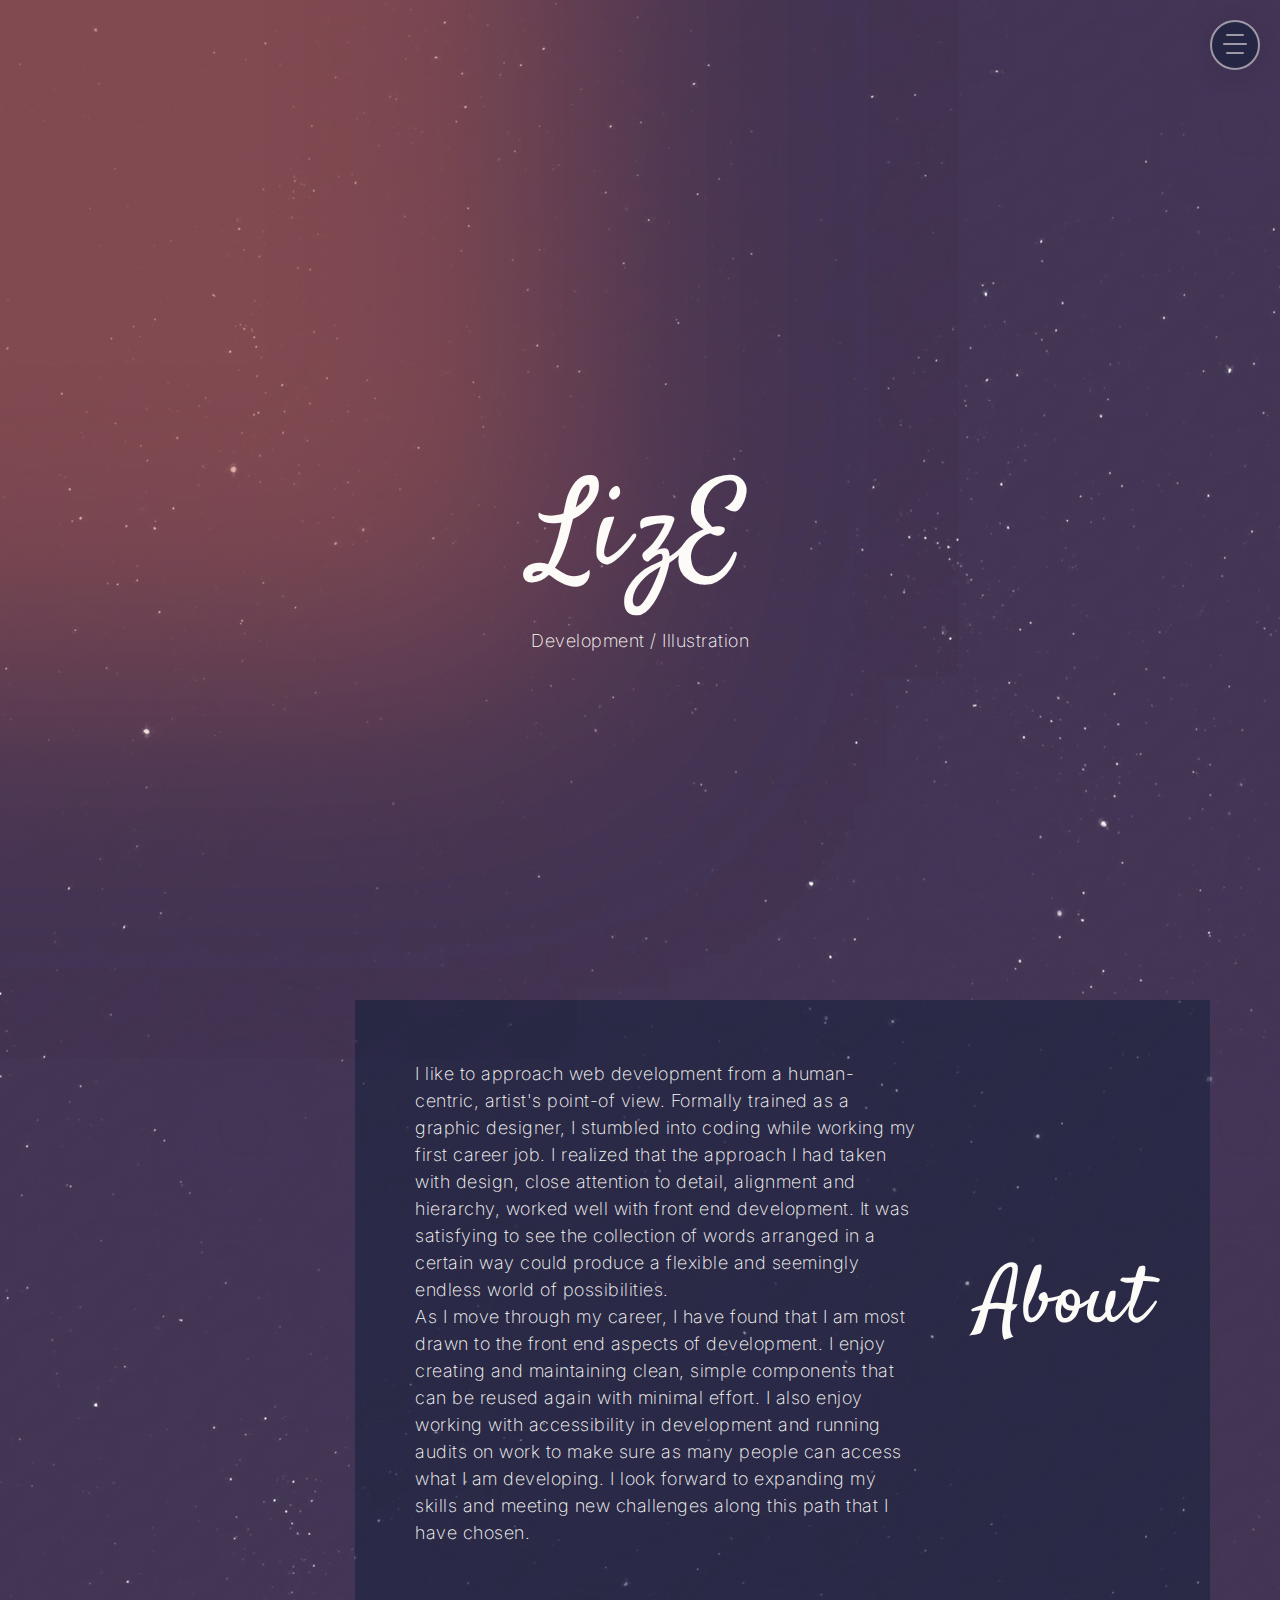
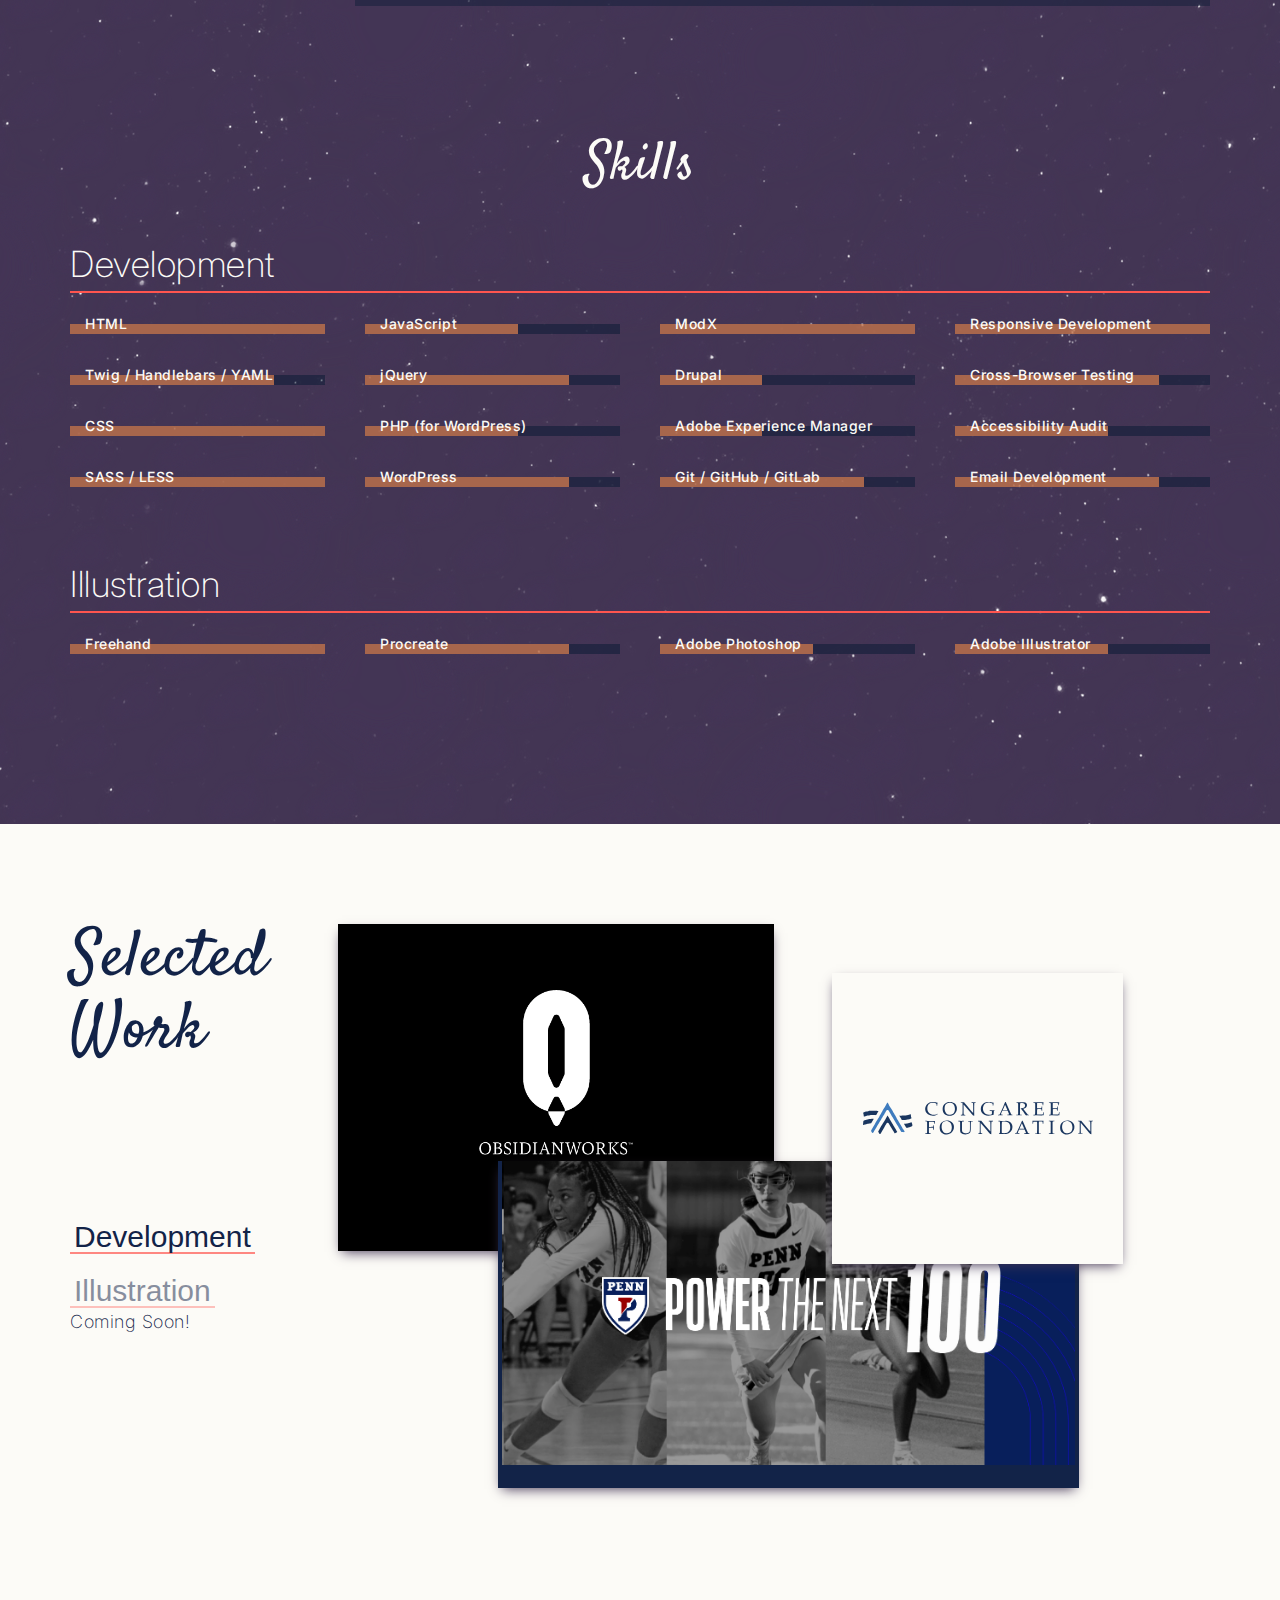
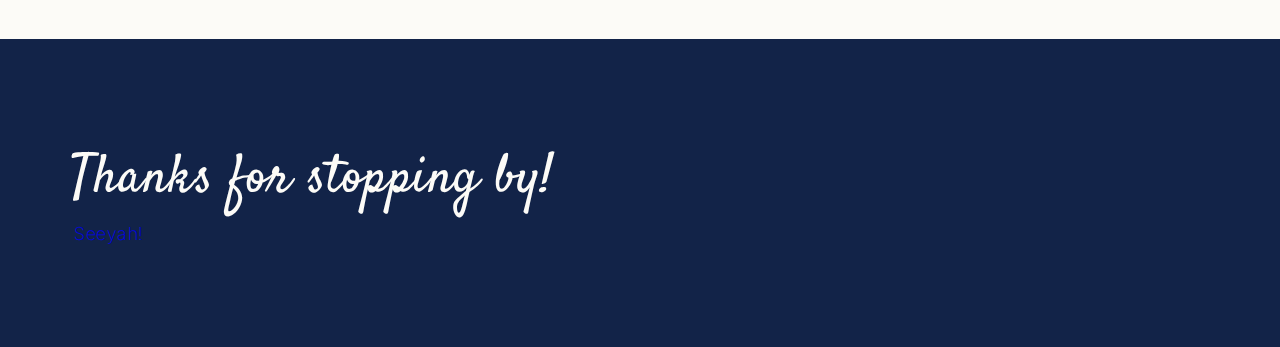
<file: index.html>
<!DOCTYPE html>
<html lang="en">
<head>
    <meta charset="UTF-8">
    <meta http-equiv="X-UA-Compatible" content="IE=edge">
    <meta name="viewport" content="width=device-width, initial-scale=1.0">
    <link rel="stylesheet" href="assets/styles/main.css">

    <title>LizE Portfolio Site</title>
</head>
<body class="body">
    <header>
        <div class="container">
            <div class="header__menu">
                <button id="header__btn--toggle" type="toggle">
                    <span aria-hidden="true"></span>
                </button>
                <nav class="header__nav">
                    <ul>
                        <li>
                            <a class="light" href="#">Work</a>
                        </li>
                        <li>
                            <a class="light" href="#">Contact</a>
                        </li>
                        <li>
                            <ul>
                                <li>
                                    <a class="light" href="#" target="_blank">
                                        <svg xmlns="http://www.w3.org/2000/svg" viewBox="0 0 496 512"><!-- Font Awesome Free 5.15.2 by @fontawesome - https://fontawesome.com License - https://fontawesome.com/license/free (Icons: CC BY 4.0, Fonts: SIL OFL 1.1, Code: MIT License) --><path d="M165.9 397.4c0 2-2.3 3.6-5.2 3.6-3.3.3-5.6-1.3-5.6-3.6 0-2 2.3-3.6 5.2-3.6 3-.3 5.6 1.3 5.6 3.6zm-31.1-4.5c-.7 2 1.3 4.3 4.3 4.9 2.6 1 5.6 0 6.2-2s-1.3-4.3-4.3-5.2c-2.6-.7-5.5.3-6.2 2.3zm44.2-1.7c-2.9.7-4.9 2.6-4.6 4.9.3 2 2.9 3.3 5.9 2.6 2.9-.7 4.9-2.6 4.6-4.6-.3-1.9-3-3.2-5.9-2.9zM244.8 8C106.1 8 0 113.3 0 252c0 110.9 69.8 205.8 169.5 239.2 12.8 2.3 17.3-5.6 17.3-12.1 0-6.2-.3-40.4-.3-61.4 0 0-70 15-84.7-29.8 0 0-11.4-29.1-27.8-36.6 0 0-22.9-15.7 1.6-15.4 0 0 24.9 2 38.6 25.8 21.9 38.6 58.6 27.5 72.9 20.9 2.3-16 8.8-27.1 16-33.7-55.9-6.2-112.3-14.3-112.3-110.5 0-27.5 7.6-41.3 23.6-58.9-2.6-6.5-11.1-33.3 2.6-67.9 20.9-6.5 69 27 69 27 20-5.6 41.5-8.5 62.8-8.5s42.8 2.9 62.8 8.5c0 0 48.1-33.6 69-27 13.7 34.7 5.2 61.4 2.6 67.9 16 17.7 25.8 31.5 25.8 58.9 0 96.5-58.9 104.2-114.8 110.5 9.2 7.9 17 22.9 17 46.4 0 33.7-.3 75.4-.3 83.6 0 6.5 4.6 14.4 17.3 12.1C428.2 457.8 496 362.9 496 252 496 113.3 383.5 8 244.8 8zM97.2 352.9c-1.3 1-1 3.3.7 5.2 1.6 1.6 3.9 2.3 5.2 1 1.3-1 1-3.3-.7-5.2-1.6-1.6-3.9-2.3-5.2-1zm-10.8-8.1c-.7 1.3.3 2.9 2.3 3.9 1.6 1 3.6.7 4.3-.7.7-1.3-.3-2.9-2.3-3.9-2-.6-3.6-.3-4.3.7zm32.4 35.6c-1.6 1.3-1 4.3 1.3 6.2 2.3 2.3 5.2 2.6 6.5 1 1.3-1.3.7-4.3-1.3-6.2-2.2-2.3-5.2-2.6-6.5-1zm-11.4-14.7c-1.6 1-1.6 3.6 0 5.9 1.6 2.3 4.3 3.3 5.6 2.3 1.6-1.3 1.6-3.9 0-6.2-1.4-2.3-4-3.3-5.6-2z"/></svg>
                                    </a>
                                </li>
                                <li>
                                    <a class="light" href="#" target="_blank">
                                        <svg xmlns="http://www.w3.org/2000/svg" viewBox="0 0 448 512"><!-- Font Awesome Free 5.15.2 by @fontawesome - https://fontawesome.com License - https://fontawesome.com/license/free (Icons: CC BY 4.0, Fonts: SIL OFL 1.1, Code: MIT License) --><path d="M100.28 448H7.4V148.9h92.88zM53.79 108.1C24.09 108.1 0 83.5 0 53.8a53.79 53.79 0 0 1 107.58 0c0 29.7-24.1 54.3-53.79 54.3zM447.9 448h-92.68V302.4c0-34.7-.7-79.2-48.29-79.2-48.29 0-55.69 37.7-55.69 76.7V448h-92.78V148.9h89.08v40.8h1.3c12.4-23.5 42.69-48.3 87.88-48.3 94 0 111.28 61.9 111.28 142.3V448z"/></svg>
                                    </a>
                                </li>
                            </ul>
                        </li>
                    </ul>
                </nav>
            </div>
        </div>
    </header>
    <section id="landing">
        <span class="stars"></span>
        <span class="twinkling"></span>
        <span class="color-1"></span>
        <span class="color-2"></span>
        <span class="color-3"></span>
        <div class="container">
            <div class="intro">
                <h1 class="h1">LizE</h1>
                <p>Development / Illustration</p>
            </div>
            <div class="about">
                <h2 class="h2">About</h2>
                <div>
                    <p>I like to approach web development from a human-centric, artist&apos;s point-of view. Formally trained as a graphic designer, I stumbled into coding while working my first career job. I realized that the approach I had taken with design, close attention to detail, alignment and hierarchy, worked well with front end development. It was satisfying to see the collection of words arranged in a certain way could produce a flexible and seemingly endless world of possibilities.</p>
                    <p>As I move through my career, I have found that I am most drawn to the front end aspects of development. I enjoy creating and maintaining clean, simple components that can be reused again with minimal effort. I also enjoy working with accessibility in development and running audits on work to make sure as many people can access what I am developing. I look forward to expanding my skills and meeting new challenges along this path that I have chosen.</p>
                </div>
            </div>
            <div class="skills">
                <h3 class="h3">Skills</h3>
                <div class="skills-row">
                    <div class="skills-dev">
                        <h4 class="h4">Development</h4>
                        <div class="scroll-wrapper">
                            <div class="wrapper">
                                <ul>
                                    <li><span>HTML</span></li>
                                    <li class="skill-80"><span>Twig / Handlebars / YAML</span></li>
                                    <li><span>CSS</span></li>
                                    <li><span>SASS / LESS</span></li>
                                </ul>
                                <ul>
                                    <li class="skill-60"><span>JavaScript</span></li>
                                    <li class="skill-80"><span>jQuery</span></li>
                                    <li class="skill-60"><span>PHP (for WordPress)</span></li>
                                    <li class="skill-80"><span>WordPress</span></li>
                                </ul>
                                <ul>
                                    <li><span>ModX</span></li>
                                    <li class="skill-40"><span>Drupal</span></li>
                                    <li class="skill-40"><span>Adobe Experience Manager</span></li>
                                    <li class="skill-80"><span>Git / GitHub / GitLab</span></li>
                                </ul>
                                <ul>
                                    <li><span>Responsive Development</span></li>
                                    <li class="skill-80"><span>Cross-Browser Testing</span></li>
                                    <li class="skill-60"><span>Accessibility Audit</span></li>
                                    <li class="skill-80"><span>Email Development</span></li>
                                </ul>
                            </div>
                        </div>
                    </div>
                    <div class="skills-ill">
                        <h4 class="h4">Illustration</h4>
                        <div class="scroll-wrapper">
                            <div class="wrapper">
                                <ul>
                                    <li><span>Freehand</span></li>
                                    <li class="skill-80"><span>Procreate</span></li>
                                    <li class="skill-60"><span>Adobe Photoshop</span></li>
                                    <li class="skill-60"><span>Adobe Illustrator</span></li>
                                </ul>
                            </div>
                        </div>
                    </div>
                </div>
            </div>
        </div>
    </section>
    
    <main>
        <section id="portfolio">
            <div class="container">
                <nav class="portfolio__nav">
                    <h2 class="h2">Selected Work</h2>
                    <ul>
                        <li>
                            <button id="toggle__development" type="button" class="dark">Development</button>
                        </li>
                        <li>
                            <button id="toggle__illustration" type="button" class="dark" disabled="disabled">Illustration</button>
                            <p>Coming Soon!</p>
                        </li>
                    </ul>
                </nav>
                <div class="portfolio__showcase">
                    <ul id="portfolio__development">
                        <li>
                            <a href="work/obsidian.html">
                                <img class="coverImage" src="assets/images/work/dev-obsidian/obsidianCover4-3.png" alt="" />
                                <!-- <span class="info">
                                    <p>Obsidianworks.com</p>
                                    <span class="btn-arrow"></span>
                                </span> -->
                            </a>
                        </li>
                        <li>
                            <a class="dark" href="work/upenn.html">
                                <img class="coverImage" src="assets/images/work/dev-upenn/upennCover_m.png" alt="" />
                                <!-- <span class="info">
                                    <p>Power The Next 100 landing page</p>
                                    <span class="btn-arrow"></span>
                                </span> -->
                            </a>
                        </li>
                        <li>
                            <a class="dark" href="work/congaree.html">
                                <img class="coverImage" src="assets/images/work/dev-congaree/congareeLogo.svg" alt="" />
                                <!-- <span class="info">
                                    <p>Congaree Foundation</p>
                                    <span class="btn-arrow"></span>
                                </span> -->
                            </a>
                        </li>
                    </ul>
                    <!-- <ul id="portfolio__illustration">
                        <li>
                            <a class="light" href="#">
                                <img src="" alt="" />
                                <span class="info">
                                    <p>Title of the work</p>
                                </span>
                            </a>
                        </li>
                        <li>
                            <a href="#">
                                <img src="" alt="" />
                                <span class="info">
                                    <p>Title of the work</p>
                                    <span class="btn-arrow"></span>
                                </span>
                            </a>
                        </li>
                        <li>
                            <a href="#">
                                <img src="" alt="" />
                                <span class="info">
                                    <p>Title of the work</p>
                                    <span class="btn-arrow"></span>
                                </span>
                            </a>
                        </li>
                    </ul> -->
                </div>
                
            </div>
        </section>
        <section id="contact">
            <div class="container">
                <h3 class="h3">Thanks for stopping by!</h3>
                <ul>
                    <li></li>
                    <li>
                        <a href="#">Seeyah!</a>
                    </li>
                </ul>
            </div>
        </section>
    </main>
    <footer>
        <div class="container">
            
        </div>
    </footer>
    <script src="assets/scripts/main.js"></script>
</body>
</html>
</file>
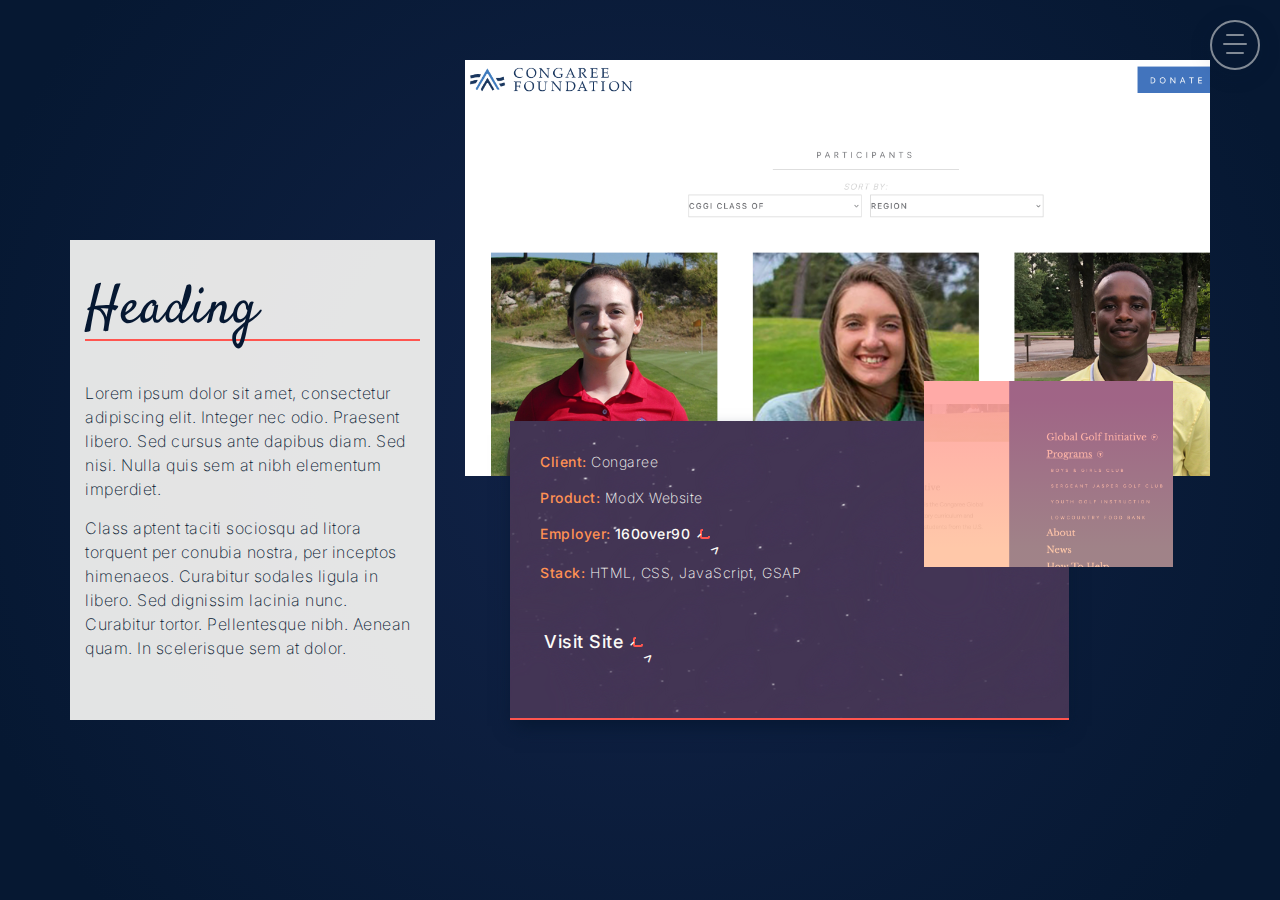
<file: work/congaree.html>
<!DOCTYPE html>
<html lang="en">
<head>
    <meta charset="UTF-8">
    <meta http-equiv="X-UA-Compatible" content="IE=edge">
    <meta name="viewport" content="width=device-width, initial-scale=1.0">
    <link rel="stylesheet" href="../assets/styles/main.css">

    <title>Project: CongareeFoundation.org</title>
</head>
<body class="body work work__layout--3">
    <header>
        <div class="container">
            <div class="header__menu">
                <button id="header__btn--toggle" type="toggle">
                    <span aria-hidden="true"></span>
                </button>
                <nav class="header__nav">
                    <ul>
                        <li>
                            <a class="light" href="#">Work</a>
                        </li>
                        <li>
                            <a class="light" href="#">Contact</a>
                        </li>
                        <li>
                            <ul>
                                <li>
                                    <a class="light" href="#" target="_blank">
                                        <svg xmlns="http://www.w3.org/2000/svg" viewBox="0 0 496 512"><!-- Font Awesome Free 5.15.2 by @fontawesome - https://fontawesome.com License - https://fontawesome.com/license/free (Icons: CC BY 4.0, Fonts: SIL OFL 1.1, Code: MIT License) --><path d="M165.9 397.4c0 2-2.3 3.6-5.2 3.6-3.3.3-5.6-1.3-5.6-3.6 0-2 2.3-3.6 5.2-3.6 3-.3 5.6 1.3 5.6 3.6zm-31.1-4.5c-.7 2 1.3 4.3 4.3 4.9 2.6 1 5.6 0 6.2-2s-1.3-4.3-4.3-5.2c-2.6-.7-5.5.3-6.2 2.3zm44.2-1.7c-2.9.7-4.9 2.6-4.6 4.9.3 2 2.9 3.3 5.9 2.6 2.9-.7 4.9-2.6 4.6-4.6-.3-1.9-3-3.2-5.9-2.9zM244.8 8C106.1 8 0 113.3 0 252c0 110.9 69.8 205.8 169.5 239.2 12.8 2.3 17.3-5.6 17.3-12.1 0-6.2-.3-40.4-.3-61.4 0 0-70 15-84.7-29.8 0 0-11.4-29.1-27.8-36.6 0 0-22.9-15.7 1.6-15.4 0 0 24.9 2 38.6 25.8 21.9 38.6 58.6 27.5 72.9 20.9 2.3-16 8.8-27.1 16-33.7-55.9-6.2-112.3-14.3-112.3-110.5 0-27.5 7.6-41.3 23.6-58.9-2.6-6.5-11.1-33.3 2.6-67.9 20.9-6.5 69 27 69 27 20-5.6 41.5-8.5 62.8-8.5s42.8 2.9 62.8 8.5c0 0 48.1-33.6 69-27 13.7 34.7 5.2 61.4 2.6 67.9 16 17.7 25.8 31.5 25.8 58.9 0 96.5-58.9 104.2-114.8 110.5 9.2 7.9 17 22.9 17 46.4 0 33.7-.3 75.4-.3 83.6 0 6.5 4.6 14.4 17.3 12.1C428.2 457.8 496 362.9 496 252 496 113.3 383.5 8 244.8 8zM97.2 352.9c-1.3 1-1 3.3.7 5.2 1.6 1.6 3.9 2.3 5.2 1 1.3-1 1-3.3-.7-5.2-1.6-1.6-3.9-2.3-5.2-1zm-10.8-8.1c-.7 1.3.3 2.9 2.3 3.9 1.6 1 3.6.7 4.3-.7.7-1.3-.3-2.9-2.3-3.9-2-.6-3.6-.3-4.3.7zm32.4 35.6c-1.6 1.3-1 4.3 1.3 6.2 2.3 2.3 5.2 2.6 6.5 1 1.3-1.3.7-4.3-1.3-6.2-2.2-2.3-5.2-2.6-6.5-1zm-11.4-14.7c-1.6 1-1.6 3.6 0 5.9 1.6 2.3 4.3 3.3 5.6 2.3 1.6-1.3 1.6-3.9 0-6.2-1.4-2.3-4-3.3-5.6-2z"/></svg>
                                    </a>
                                </li>
                                <li>
                                    <a class="light" href="#" target="_blank">
                                        <svg xmlns="http://www.w3.org/2000/svg" viewBox="0 0 448 512"><!-- Font Awesome Free 5.15.2 by @fontawesome - https://fontawesome.com License - https://fontawesome.com/license/free (Icons: CC BY 4.0, Fonts: SIL OFL 1.1, Code: MIT License) --><path d="M100.28 448H7.4V148.9h92.88zM53.79 108.1C24.09 108.1 0 83.5 0 53.8a53.79 53.79 0 0 1 107.58 0c0 29.7-24.1 54.3-53.79 54.3zM447.9 448h-92.68V302.4c0-34.7-.7-79.2-48.29-79.2-48.29 0-55.69 37.7-55.69 76.7V448h-92.78V148.9h89.08v40.8h1.3c12.4-23.5 42.69-48.3 87.88-48.3 94 0 111.28 61.9 111.28 142.3V448z"/></svg>
                                    </a>
                                </li>
                            </ul>
                        </li>
                    </ul>
                </nav>
            </div>
        </div>
    </header>
    <main>
        <div class="container">
            <h1 class="sr-only">Project: CongareeFoundation.org</h1>
            <section class="work__intro">
                <div class="work__intro--d1">
                    <img src="../assets/images/work/dev-congaree/congareeDetail_1.png" alt="" />
                </div>
                <div class="work__intro--d2">
                    <img src="../assets/images/work/dev-congaree/congareeDetail_2.png" alt="" />
                </div>
                <div class="work__intro--info">
                    <span class="stars"></span>
                    <span class="twinkling"></span>
                    <ul>
                        <li>
                            <p><span>Client:</span> Congaree</p>
                        </li>
                        <li>
                            <p><span>Product:</span> ModX Website</p>
                        </li>
                        <li>
                            <span>Employer:</span> 
                            <a class="text__link--external" href="#" target="_blank">
                                160over90 <span class="box"><span class="arrow">-></span></span>
                            </a>
                        </li>
                        <li>
                            <p><span>Stack:</span> HTML, CSS, JavaScript, GSAP</p>
                        </li>
                        <li>
                            <a class="text__link--external" href="#" target="_blank">
                                Visit Site <span class="box"><span class="arrow">-></span></span>
                            </a>
                        </li>
                    </ul>
                </div>
            </section>
            <section class="work__about">
                <div class="work__about--heading">
                    <h3 class="h3">Heading</h3>
                </div>
                
                <p>Lorem ipsum dolor sit amet, consectetur adipiscing elit. Integer nec odio. Praesent libero. Sed cursus ante dapibus diam. Sed nisi. Nulla quis sem at nibh elementum imperdiet.</p>

                <p>Class aptent taciti sociosqu ad litora torquent per conubia nostra, per inceptos himenaeos. Curabitur sodales ligula in libero. Sed dignissim lacinia nunc. Curabitur tortor. Pellentesque nibh. Aenean quam. In scelerisque sem at dolor. </p>
            </section>
            
        </div>
    </main>
    <script src="../assets/scripts/main.js"></script>
    </body>
    </html>
</file>
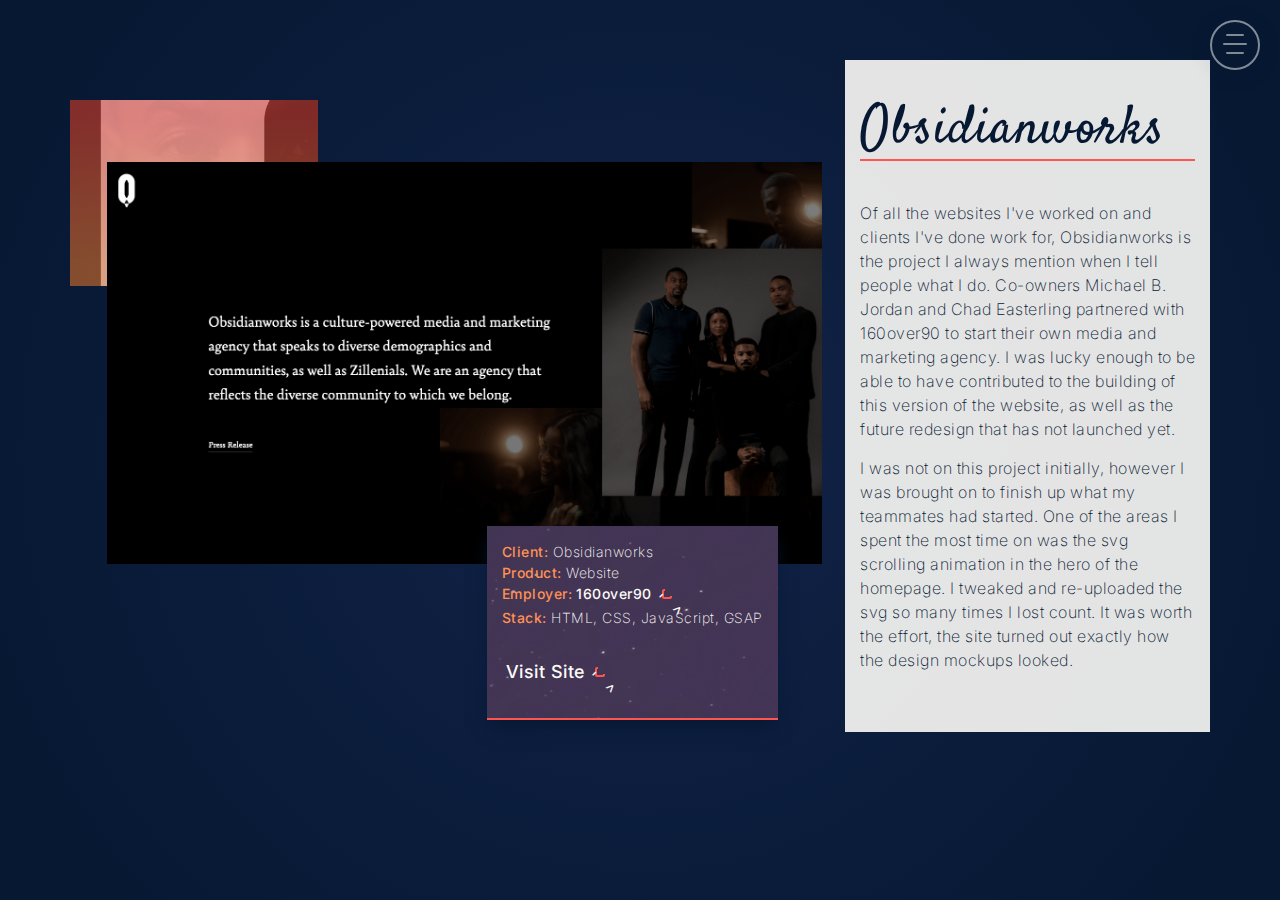
<file: work/obsidian.html>
<!DOCTYPE html>
<html lang="en">
<head>
    <meta charset="UTF-8">
    <meta http-equiv="X-UA-Compatible" content="IE=edge">
    <meta name="viewport" content="width=device-width, initial-scale=1.0">
    <link rel="stylesheet" href="../assets/styles/main.css">

    <title>Project: Obsidianworks.com</title>
</head>
<body class="body work work__layout--1">
    <header>
        <div class="container">
            <div class="header__menu">
                <button id="header__btn--toggle" type="toggle">
                    <span aria-hidden="true"></span>
                </button>
                <nav class="header__nav">
                    <ul>
                        <li>
                            <a class="light" href="#">Work</a>
                        </li>
                        <li>
                            <a class="light" href="#">Contact</a>
                        </li>
                        <li>
                            <ul>
                                <li>
                                    <a class="light" href="#" target="_blank">
                                        <svg xmlns="http://www.w3.org/2000/svg" viewBox="0 0 496 512"><!-- Font Awesome Free 5.15.2 by @fontawesome - https://fontawesome.com License - https://fontawesome.com/license/free (Icons: CC BY 4.0, Fonts: SIL OFL 1.1, Code: MIT License) --><path d="M165.9 397.4c0 2-2.3 3.6-5.2 3.6-3.3.3-5.6-1.3-5.6-3.6 0-2 2.3-3.6 5.2-3.6 3-.3 5.6 1.3 5.6 3.6zm-31.1-4.5c-.7 2 1.3 4.3 4.3 4.9 2.6 1 5.6 0 6.2-2s-1.3-4.3-4.3-5.2c-2.6-.7-5.5.3-6.2 2.3zm44.2-1.7c-2.9.7-4.9 2.6-4.6 4.9.3 2 2.9 3.3 5.9 2.6 2.9-.7 4.9-2.6 4.6-4.6-.3-1.9-3-3.2-5.9-2.9zM244.8 8C106.1 8 0 113.3 0 252c0 110.9 69.8 205.8 169.5 239.2 12.8 2.3 17.3-5.6 17.3-12.1 0-6.2-.3-40.4-.3-61.4 0 0-70 15-84.7-29.8 0 0-11.4-29.1-27.8-36.6 0 0-22.9-15.7 1.6-15.4 0 0 24.9 2 38.6 25.8 21.9 38.6 58.6 27.5 72.9 20.9 2.3-16 8.8-27.1 16-33.7-55.9-6.2-112.3-14.3-112.3-110.5 0-27.5 7.6-41.3 23.6-58.9-2.6-6.5-11.1-33.3 2.6-67.9 20.9-6.5 69 27 69 27 20-5.6 41.5-8.5 62.8-8.5s42.8 2.9 62.8 8.5c0 0 48.1-33.6 69-27 13.7 34.7 5.2 61.4 2.6 67.9 16 17.7 25.8 31.5 25.8 58.9 0 96.5-58.9 104.2-114.8 110.5 9.2 7.9 17 22.9 17 46.4 0 33.7-.3 75.4-.3 83.6 0 6.5 4.6 14.4 17.3 12.1C428.2 457.8 496 362.9 496 252 496 113.3 383.5 8 244.8 8zM97.2 352.9c-1.3 1-1 3.3.7 5.2 1.6 1.6 3.9 2.3 5.2 1 1.3-1 1-3.3-.7-5.2-1.6-1.6-3.9-2.3-5.2-1zm-10.8-8.1c-.7 1.3.3 2.9 2.3 3.9 1.6 1 3.6.7 4.3-.7.7-1.3-.3-2.9-2.3-3.9-2-.6-3.6-.3-4.3.7zm32.4 35.6c-1.6 1.3-1 4.3 1.3 6.2 2.3 2.3 5.2 2.6 6.5 1 1.3-1.3.7-4.3-1.3-6.2-2.2-2.3-5.2-2.6-6.5-1zm-11.4-14.7c-1.6 1-1.6 3.6 0 5.9 1.6 2.3 4.3 3.3 5.6 2.3 1.6-1.3 1.6-3.9 0-6.2-1.4-2.3-4-3.3-5.6-2z"/></svg>
                                    </a>
                                </li>
                                <li>
                                    <a class="light" href="#" target="_blank">
                                        <svg xmlns="http://www.w3.org/2000/svg" viewBox="0 0 448 512"><!-- Font Awesome Free 5.15.2 by @fontawesome - https://fontawesome.com License - https://fontawesome.com/license/free (Icons: CC BY 4.0, Fonts: SIL OFL 1.1, Code: MIT License) --><path d="M100.28 448H7.4V148.9h92.88zM53.79 108.1C24.09 108.1 0 83.5 0 53.8a53.79 53.79 0 0 1 107.58 0c0 29.7-24.1 54.3-53.79 54.3zM447.9 448h-92.68V302.4c0-34.7-.7-79.2-48.29-79.2-48.29 0-55.69 37.7-55.69 76.7V448h-92.78V148.9h89.08v40.8h1.3c12.4-23.5 42.69-48.3 87.88-48.3 94 0 111.28 61.9 111.28 142.3V448z"/></svg>
                                    </a>
                                </li>
                            </ul>
                        </li>
                    </ul>
                </nav>
            </div>
        </div>
    </header>
    <main>
        <div class="container">
            <h1 class="sr-only">Project: Obsidianworks.com</h1>
            <section class="work__intro">
                <div class="work__intro--d1">
                    <img src="../assets/images/work/dev-obsidian/obsidianDetail_1.png" alt="" />
                </div>
                <div class="work__intro--d2">
                    <img src="../assets/images/work/dev-obsidian/obsidianDetail_2.png" alt="" />
                </div>
                <div class="work__intro--info">
                    <span class="stars"></span>
                    <span class="twinkling"></span>
                    <ul>
                        <li>
                            <p><span>Client:</span> Obsidianworks</p>
                        </li>
                        <li>
                            <p><span>Product:</span> Website</p>
                        </li>
                        <li>
                            <span>Employer:</span> 
                            <a class="text__link--external" href="#" target="_blank">
                                160over90 <span class="box"><span class="arrow">-></span></span>
                            </a>
                        </li>
                        <li>
                            <p><span>Stack:</span> HTML, CSS, JavaScript, GSAP</p>
                        </li>
                        <li>
                            <a class="text__link--external" href="#" target="_blank">
                                Visit Site <span class="box"><span class="arrow">-></span></span>
                            </a>
                        </li>
                    </ul>
                </div>
            </section>
            <section class="work__about">
                <div class="work__about--heading">
                    <h3 class="h3">Obsidianworks</h3>
                </div>
                
                <p>Of all the websites I've worked on and clients I've done work for, Obsidianworks is the project I always mention when I tell people what I do. Co-owners Michael B. Jordan and Chad Easterling partnered with 160over90 to start their own media and marketing agency. I was lucky enough to be able to have contributed to the building of this version of the website, as well as the future redesign that has not launched yet.</p>

                <p>I was not on this project initially, however I was brought on to finish up what my teammates had started. One of the areas I spent the most time on was the svg scrolling animation in the hero of the homepage. I tweaked and re-uploaded the svg so many times I lost count. It was worth the effort, the site turned out exactly how the design mockups looked.</p>
            </section>
            
        </div>
    </main>
    <script src="../assets/scripts/main.js"></script>
    </body>
    </html>
</file>
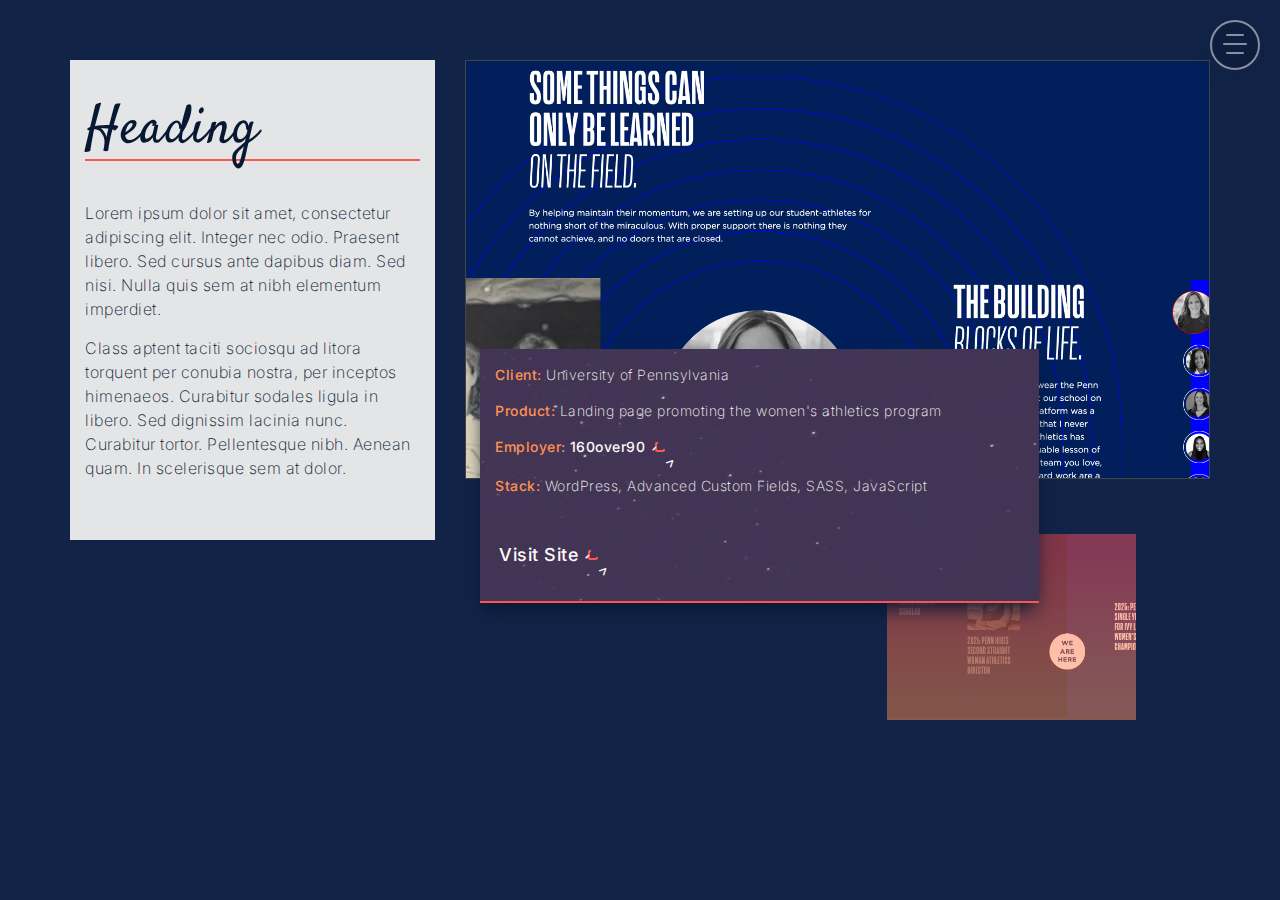
<file: work/upenn.html>
<!DOCTYPE html>
<html lang="en">
<head>
    <meta charset="UTF-8">
    <meta http-equiv="X-UA-Compatible" content="IE=edge">
    <meta name="viewport" content="width=device-width, initial-scale=1.0">
    <link rel="stylesheet" href="../assets/styles/main.css">

    <title>Development : Power The Next 100 landing page</title>
</head>
<body class="body">
    <header>
        <div class="container">
            <div class="header__menu">
                <button id="header__btn--toggle" type="toggle">
                    <span aria-hidden="true"></span>
                </button>
                <nav class="header__nav">
                    <ul>
                        <li>
                            <a class="light" href="#">Work</a>
                        </li>
                        <li>
                            <a class="light" href="#">Contact</a>
                        </li>
                        <li>
                            <ul>
                                <li>
                                    <a class="light" href="#" target="_blank">
                                        <svg xmlns="http://www.w3.org/2000/svg" viewBox="0 0 496 512"><!-- Font Awesome Free 5.15.2 by @fontawesome - https://fontawesome.com License - https://fontawesome.com/license/free (Icons: CC BY 4.0, Fonts: SIL OFL 1.1, Code: MIT License) --><path d="M165.9 397.4c0 2-2.3 3.6-5.2 3.6-3.3.3-5.6-1.3-5.6-3.6 0-2 2.3-3.6 5.2-3.6 3-.3 5.6 1.3 5.6 3.6zm-31.1-4.5c-.7 2 1.3 4.3 4.3 4.9 2.6 1 5.6 0 6.2-2s-1.3-4.3-4.3-5.2c-2.6-.7-5.5.3-6.2 2.3zm44.2-1.7c-2.9.7-4.9 2.6-4.6 4.9.3 2 2.9 3.3 5.9 2.6 2.9-.7 4.9-2.6 4.6-4.6-.3-1.9-3-3.2-5.9-2.9zM244.8 8C106.1 8 0 113.3 0 252c0 110.9 69.8 205.8 169.5 239.2 12.8 2.3 17.3-5.6 17.3-12.1 0-6.2-.3-40.4-.3-61.4 0 0-70 15-84.7-29.8 0 0-11.4-29.1-27.8-36.6 0 0-22.9-15.7 1.6-15.4 0 0 24.9 2 38.6 25.8 21.9 38.6 58.6 27.5 72.9 20.9 2.3-16 8.8-27.1 16-33.7-55.9-6.2-112.3-14.3-112.3-110.5 0-27.5 7.6-41.3 23.6-58.9-2.6-6.5-11.1-33.3 2.6-67.9 20.9-6.5 69 27 69 27 20-5.6 41.5-8.5 62.8-8.5s42.8 2.9 62.8 8.5c0 0 48.1-33.6 69-27 13.7 34.7 5.2 61.4 2.6 67.9 16 17.7 25.8 31.5 25.8 58.9 0 96.5-58.9 104.2-114.8 110.5 9.2 7.9 17 22.9 17 46.4 0 33.7-.3 75.4-.3 83.6 0 6.5 4.6 14.4 17.3 12.1C428.2 457.8 496 362.9 496 252 496 113.3 383.5 8 244.8 8zM97.2 352.9c-1.3 1-1 3.3.7 5.2 1.6 1.6 3.9 2.3 5.2 1 1.3-1 1-3.3-.7-5.2-1.6-1.6-3.9-2.3-5.2-1zm-10.8-8.1c-.7 1.3.3 2.9 2.3 3.9 1.6 1 3.6.7 4.3-.7.7-1.3-.3-2.9-2.3-3.9-2-.6-3.6-.3-4.3.7zm32.4 35.6c-1.6 1.3-1 4.3 1.3 6.2 2.3 2.3 5.2 2.6 6.5 1 1.3-1.3.7-4.3-1.3-6.2-2.2-2.3-5.2-2.6-6.5-1zm-11.4-14.7c-1.6 1-1.6 3.6 0 5.9 1.6 2.3 4.3 3.3 5.6 2.3 1.6-1.3 1.6-3.9 0-6.2-1.4-2.3-4-3.3-5.6-2z"/></svg>
                                    </a>
                                </li>
                                <li>
                                    <a class="light" href="#" target="_blank">
                                        <svg xmlns="http://www.w3.org/2000/svg" viewBox="0 0 448 512"><!-- Font Awesome Free 5.15.2 by @fontawesome - https://fontawesome.com License - https://fontawesome.com/license/free (Icons: CC BY 4.0, Fonts: SIL OFL 1.1, Code: MIT License) --><path d="M100.28 448H7.4V148.9h92.88zM53.79 108.1C24.09 108.1 0 83.5 0 53.8a53.79 53.79 0 0 1 107.58 0c0 29.7-24.1 54.3-53.79 54.3zM447.9 448h-92.68V302.4c0-34.7-.7-79.2-48.29-79.2-48.29 0-55.69 37.7-55.69 76.7V448h-92.78V148.9h89.08v40.8h1.3c12.4-23.5 42.69-48.3 87.88-48.3 94 0 111.28 61.9 111.28 142.3V448z"/></svg>
                                    </a>
                                </li>
                            </ul>
                        </li>
                    </ul>
                </nav>
            </div>
        </div>
    </header>
    <main id="devObs" class="work__layout--2">
        <div class="container">
            <h1 class="sr-only">Project: Obsidianworks.com</h1>
            <section class="work__intro">
                <div class="wrapper">
                    <div class="work__intro--d1">
                        <img src="../assets/images/work/dev-upenn/upennDetail_1.png" alt="" />
                    </div>
                    <div class="work__intro--d2">
                        <img src="../assets/images/work/dev-upenn/upennDetail_2.png" alt="" />
                    </div>
                    <div class="work__intro--info">
                        <span class="stars"></span>
                        <span class="twinkling"></span>
                        <ul>
                            <li>
                                <p><span>Client:</span> University of Pennsylvania</p>
                            </li>
                            <li>
                                <p><span>Product:</span> Landing page promoting the women's athletics program</p>
                            </li>
                            <li>
                                <span>Employer:</span> 
                                <a class="text__link--external" href="#" target="_blank">
                                    160over90 <span class="box"><span class="arrow">-></span></span>
                                </a>
                            </li>
                            <li>
                                <p><span>Stack:</span> WordPress, Advanced Custom Fields, SASS, JavaScript</p>
                            </li>
                            <li>
                                <a class="text__link--external" href="https://powerthenext100.pennathletics.com/" target="_blank">
                                    Visit Site <span class="box"><span class="arrow">-></span></span>
                                </a>
                            </li>
                        </ul>
                    </div>
                </div>
            </section>
            <section class="work__about">
                <div class="work__about--heading">
                    <h3 class="h3">Heading</h3>
                </div>
                
                <p>Lorem ipsum dolor sit amet, consectetur adipiscing elit. Integer nec odio. Praesent libero. Sed cursus ante dapibus diam. Sed nisi. Nulla quis sem at nibh elementum imperdiet.</p>

                <p>Class aptent taciti sociosqu ad litora torquent per conubia nostra, per inceptos himenaeos. Curabitur sodales ligula in libero. Sed dignissim lacinia nunc. Curabitur tortor. Pellentesque nibh. Aenean quam. In scelerisque sem at dolor. </p>
            </section>
            
        </div>
    </main>
    <script src="../assets/scripts/main.js"></script>
    </body>
    </html>
</file>
<file: assets/styles/main.css>
/* http://meyerweb.com/eric/tools/css/reset/ 
   v2.0 | 20110126
   License: none (public domain)
*/
@import url("//fonts.googleapis.com/css2?family=Inter:wght@200;500;700;900&family=Satisfy&display=swap");
html, body, div, span, applet, object, iframe,
h1, h2, h3, h4, h5, h6, p, blockquote, pre,
a, abbr, acronym, address, big, cite, code,
del, dfn, em, img, ins, kbd, q, s, samp,
small, strike, strong, sub, sup, tt, var,
b, u, i, center,
dl, dt, dd, ol, ul, li,
fieldset, form, label, legend,
table, caption, tbody, tfoot, thead, tr, th, td,
article, aside, canvas, details, embed,
figure, figcaption, footer, header, hgroup,
menu, nav, output, ruby, section, summary,
time, mark, audio, video {
  margin: 0;
  padding: 0;
  border: 0;
  font-size: 100%;
  font: inherit;
  vertical-align: baseline;
}

/* HTML5 display-role reset for older browsers */
article, aside, details, figcaption, figure,
footer, header, hgroup, menu, nav, section {
  display: block;
}

body {
  line-height: 1;
}

ol, ul {
  list-style: none;
}

blockquote, q {
  quotes: none;
}

blockquote:before, blockquote:after,
q:before, q:after {
  content: "";
  content: none;
}

table {
  border-collapse: collapse;
  border-spacing: 0;
}

* {
  box-sizing: border-box;
}

html {
  font-family: "Inter", sans-serif;
  font-size: 62.5%;
  font-weight: 500;
}
html body {
  font-size: 1.8rem;
  line-height: 1.5;
  letter-spacing: 0.5px;
  font-weight: 200;
}
html body header {
  position: relative;
  z-index: 10;
}
html body section {
  padding: 60px 0;
  position: relative;
}
@media (min-width: 1025px) {
  html body section {
    padding: 100px 0;
  }
}
html body ul {
  margin: 0;
  padding: 0;
  display: flex;
}
html body a.dark {
  transition: all 500ms ease-in-out 0s;
  -moz-transition: all 500ms ease-in-out 0s;
  -webkit-transition: all 500ms ease-in-out 0s;
  -o-transition: all 500ms ease-in-out 0s;
}
html body a.light {
  transition: all 500ms ease-in-out 0s;
  -moz-transition: all 500ms ease-in-out 0s;
  -webkit-transition: all 500ms ease-in-out 0s;
  -o-transition: all 500ms ease-in-out 0s;
}
html body .sr-only {
  position: absolute;
  width: 1px;
  height: 1px;
  padding: 0;
  margin: -1px;
  overflow: hidden;
  clip: rect(0, 0, 0, 0);
  border: 0;
}
html body .container {
  max-width: 1200px;
  margin: 0 auto;
  padding: 0 30px;
}
html body .h1 {
  font-family: "Satisfy", cursive;
  font-size: 8rem;
}
@media (min-width: 1025px) {
  html body .h1 {
    font-size: 12rem;
  }
}
html body .h2 {
  font-size: 4rem;
  font-family: "Satisfy", cursive;
}
@media (min-width: 1025px) {
  html body .h2 {
    font-size: 8rem;
  }
}
html body .h3 {
  font-size: 3.2rem;
  font-family: "Satisfy", cursive;
}
@media (min-width: 1025px) {
  html body .h3 {
    font-size: 5.4rem;
  }
}
html body .h4 {
  font-size: 2.5rem;
}
@media (min-width: 1025px) {
  html body .h4 {
    font-size: 3.6rem;
  }
}

/* ============================================================================================== 
SED Innovations
https://sed.am
https://mkrtchyan.ga
================================================================================================= */
@keyframes move-twink-back {
  from {
    background-position: 0 0;
  }
  to {
    background-position: -10000px 5000px;
  }
}
@-webkit-keyframes move-twink-back {
  from {
    background-position: 0 0;
  }
  to {
    background-position: -10000px 5000px;
  }
}
@-moz-keyframes move-twink-back {
  from {
    background-position: 0 0;
  }
  to {
    background-position: -10000px 5000px;
  }
}
@-ms-keyframes move-twink-back {
  from {
    background-position: 0 0;
  }
  to {
    background-position: -10000px 5000px;
  }
}
@keyframes move-clouds-back {
  from {
    background-position: 0 0;
  }
  to {
    background-position: 10000px 0;
  }
}
@-webkit-keyframes move-clouds-back {
  from {
    background-position: 0 0;
  }
  to {
    background-position: 10000px 0;
  }
}
@-moz-keyframes move-clouds-back {
  from {
    background-position: 0 0;
  }
  to {
    background-position: 10000px 0;
  }
}
@-ms-keyframes move-clouds-back {
  from {
    background-position: 0;
  }
  to {
    background-position: 10000px 0;
  }
}
.stars, .twinkling {
  position: absolute;
  top: 0;
  left: 0;
  right: 0;
  bottom: 0;
  width: 100%;
  height: 100%;
  display: block;
}

.stars {
  background: #433554 url("../images/stars.png") repeat top center;
  z-index: 0;
}

.twinkling {
  background: transparent url("../images/twinkling.png") repeat top center;
  z-index: 1;
  -moz-animation: move-twink-back 400s linear infinite;
  -ms-animation: move-twink-back 400s linear infinite;
  -o-animation: move-twink-back 400s linear infinite;
  -webkit-animation: move-twink-back 400s linear infinite;
  animation: move-twink-back 400s linear infinite;
}

.color-1,
.color-2,
.color-3 {
  position: absolute;
  opacity: 0.2;
  z-index: 1;
}

@keyframes hueRotate {
  to {
    filter: hue-rotate(0deg);
  }
}
@keyframes colour-1 {
  0% {
    top: 0vh;
    left: 50vw;
  }
  25% {
    left: 0vw;
  }
  50% {
    top: 100vh;
  }
  75% {
    left: 100vw;
  }
  100% {
    top: 0vh;
    left: 50vw;
  }
}
@keyframes colour-2 {
  0% {
    top: 50vh;
    left: 100vw;
  }
  25% {
    top: 100vh;
  }
  50% {
    left: 0vw;
  }
  75% {
    top: 0vh;
  }
  100% {
    top: 50vh;
    left: 100vw;
  }
}
@keyframes colour-3 {
  0% {
    top: 100vh;
    left: 50vw;
  }
  25% {
    left: 100vw;
  }
  50% {
    top: 0vh;
  }
  75% {
    left: 0vw;
  }
  100% {
    top: 100vh;
    left: 50vw;
  }
}
.color-1 {
  box-shadow: 0 0 45vmax 45vmax #122348;
  animation: hueRotate 20s 0s linear infinite, colour-1 29s 0s linear infinite;
}

.color-2 {
  box-shadow: 0 0 45vmax 45vmax #ff554f;
  animation: hueRotate 25s 0s linear infinite, colour-2 35s 0s linear infinite;
}

.color-3 {
  box-shadow: 0 0 45vmax 45vmax #ff9153;
  animation: hueRotate 30s 0s linear infinite, colour-3 25s 0s linear infinite;
}

html {
  background-color: #122348;
  color: #fcfbf7;
}
html body {
  overflow: auto;
  transition: all 500ms ease-in-out 0s;
  -moz-transition: all 500ms ease-in-out 0s;
  -webkit-transition: all 500ms ease-in-out 0s;
  -o-transition: all 500ms ease-in-out 0s;
}
html body.noScroll {
  overflow: hidden;
}
html .h1 {
  font-size: 10rem;
}
html a, html button {
  padding: 0 4px;
  font-weight: 200;
  text-decoration: none;
  outline: none;
  background-color: transparent;
  border: 0px;
}
html a.dark, html button.dark {
  color: #122348;
  position: relative;
}
html a.dark::before, html button.dark::before {
  content: " ";
  position: absolute;
  display: block;
  width: 100%;
  height: 2px;
  top: auto;
  left: 0;
  bottom: 0px;
  z-index: -1;
  background-color: #ff554f;
  opacity: 0.7;
  transition: all 300ms ease-in-out 0s;
  -moz-transition: all 300ms ease-in-out 0s;
  -webkit-transition: all 300ms ease-in-out 0s;
  -o-transition: all 300ms ease-in-out 0s;
}
html a.dark:hover, html a.dark:focus, html button.dark:hover, html button.dark:focus {
  color: #122348;
}
html a.dark:hover::before, html a.dark:focus::before, html button.dark:hover::before, html button.dark:focus::before {
  background-color: #ff9153;
  height: 15px;
}
html a.light, html button.light {
  color: #fcfbf7;
  position: relative;
}
html a.light::before, html button.light::before {
  content: " ";
  position: absolute;
  display: block;
  width: 100%;
  height: 2px;
  top: auto;
  left: 0;
  bottom: 0px;
  z-index: -1;
  background-color: #ff554f;
  opacity: 0.7;
  transition: all 500ms ease-in-out 0s;
  -moz-transition: all 500ms ease-in-out 0s;
  -webkit-transition: all 500ms ease-in-out 0s;
  -o-transition: all 500ms ease-in-out 0s;
}
html a.light:hover, html a.light:focus, html button.light:hover, html button.light:focus {
  color: #fcfbf7;
}
html a.light:hover::before, html a.light:focus::before, html button.light:hover::before, html button.light:focus::before {
  background-color: #ff9153;
  height: 30px;
}
html a.text__link--external, html button.text__link--external {
  font-weight: 500;
  position: relative;
  display: flex;
  flex-direction: row;
  align-items: center;
  justify-content: flex-start;
  padding-bottom: 3px;
}
html a.text__link--external::before, html button.text__link--external::before {
  content: " ";
  display: block;
  position: absolute;
  bottom: 0px;
  width: 0;
  height: 2px;
  background-color: #ff554f;
  transition: width 300ms ease-in-out 0s;
  -moz-transition: width 300ms ease-in-out 0s;
  -webkit-transition: width 300ms ease-in-out 0s;
  -o-transition: width 300ms ease-in-out 0s;
}
html a.text__link--external .box, html button.text__link--external .box {
  display: block;
  position: relative;
  width: 10px;
  height: 10px;
  border: 2px solid #ff554f;
  border-radius: 2px;
  margin-left: 10px;
}
html a.text__link--external .box span.arrow, html button.text__link--external .box span.arrow {
  color: #fcfbf7 !important;
}
html a.text__link--external .box::before, html button.text__link--external .box::before {
  content: " ";
  display: block;
  position: absolute;
  width: 8px;
  height: 8px;
  top: -3px;
  right: -3px;
  background-color: #433554;
}
html a.text__link--external .box .arrow, html button.text__link--external .box .arrow {
  display: block;
  position: absolute;
  transform: rotate(-45deg);
  top: -12px;
  right: -6px;
  font-size: 1.4rem;
  font-weight: 500;
}
html a.text__link--external:hover::before, html a.text__link--external:focus::before, html button.text__link--external:hover::before, html button.text__link--external:focus::before {
  width: 100%;
}
html .header__nav > ul {
  position: fixed;
  left: 10%;
  width: 80%;
  height: 100vh;
  margin: 0 auto;
  display: flex;
  flex-direction: column;
  align-items: flex-start;
  justify-content: center;
  visibility: hidden;
  opacity: 0;
  z-index: -1;
  transition: all 500ms ease-in-out 0s;
  -moz-transition: all 500ms ease-in-out 0s;
  -webkit-transition: all 500ms ease-in-out 0s;
  -o-transition: all 500ms ease-in-out 0s;
}
html .header__nav > ul li a {
  font-size: 6rem;
  display: block;
}
html .header__nav > ul li:last-child ul {
  margin-top: 30px;
}
html .header__nav > ul li:last-child ul li {
  font-size: 0;
  line-height: 0;
  margin-right: 30px;
  position: relative;
  display: flex;
  flex-direction: row;
  align-items: flex-end;
  justify-content: flex-start;
}
html .header__nav > ul li:last-child ul li a {
  padding: 10px;
  display: block;
  width: 50px;
  height: 50px;
  border: 2px solid #fcfbf7;
  border-radius: 50%;
  opacity: 0.5;
  display: flex;
  flex-direction: column;
  align-items: center;
  justify-content: center;
}
html .header__nav > ul li:last-child ul li a::before {
  content: none;
}
html .header__nav > ul li:last-child ul li a:hover, html .header__nav > ul li:last-child ul li a:focus {
  border: 2px solid #ff9153;
  opacity: 1;
}
html .header__nav > ul li:last-child ul li a svg {
  width: 100%;
  fill: #fcfbf7;
}
html #header__btn--toggle {
  display: inline-block;
  cursor: pointer;
  position: fixed;
  z-index: 11;
  right: 20px;
  top: 20px;
  width: 50px;
  height: 50px;
  border: none;
  border-radius: 50%;
  padding: 0;
  background: #061832;
  border: 2px solid #fcfbf7;
  box-shadow: 0px 4px 24px rgba(6, 24, 50, 0.24);
  line-height: 0.6;
  text-align: center;
  opacity: 0.5;
  transition: all 0.3s;
}
html #header__btn--toggle > span {
  display: inline-block;
  position: relative;
  height: 2px;
  width: 24px;
  border-radius: 1px;
  background: #fcfbf7;
  vertical-align: middle;
  margin-top: -2px;
}
html #header__btn--toggle > span:before, html #header__btn--toggle > span:after {
  display: inline-block;
  position: absolute;
  content: "";
  height: 2px;
  border-radius: 1px;
  background: #fcfbf7;
  transition: all 200ms;
}
html #header__btn--toggle > span:before {
  top: -9px;
  left: 3px;
  width: 18px;
}
html #header__btn--toggle > span:after {
  top: 9px;
  left: 3px;
  width: 18px;
}
html #header__btn--toggle:hover, html #header__btn--toggle:focus {
  opacity: 1;
  border: 2px solid #ff9153;
}
html #header__btn--toggle:hover > span:after, html #header__btn--toggle:hover > span:before {
  width: 24px;
  left: 0;
}
html .header__nav:before {
  display: block;
  position: fixed;
  top: 0;
  left: 0;
  content: "";
  width: 100vw;
  height: 100vh;
  background: #061832;
  transition: all 500ms ease-in-out;
  z-index: 2;
  clip-path: circle(20px at calc(100% - 40px) 40px);
  visibility: hidden;
}
html .header__menu.active .header__nav:before {
  visibility: visible;
  clip-path: circle(100%);
}
html .header__menu.active #header__btn--toggle > span {
  height: 0;
}
html .header__menu.active #header__btn--toggle > span:after, html .header__menu.active #header__btn--toggle > span:before {
  top: -2px;
  left: 0;
  width: 24px;
}
html .header__menu.active #header__btn--toggle > span:after {
  transform: rotate(-45deg);
}
html .header__menu.active #header__btn--toggle > span:before {
  transform: rotate(45deg);
}
html .header__menu.active .header__nav > ul {
  visibility: visible;
  opacity: 1;
  z-index: 2;
}
html #landing {
  background-color: #433554;
}
html #landing > .container {
  position: relative;
  z-index: 1;
}
html #landing .intro {
  height: 100vh;
  display: flex;
  flex-direction: column;
  align-items: center;
  justify-content: center;
}
html #landing .about {
  background-color: rgba(6, 24, 50, 0.4);
  padding: 30px;
  margin-bottom: 120px;
  display: flex;
  flex-direction: column;
  align-items: flex-start;
  justify-content: center;
}
@media (min-width: 1025px) {
  html #landing .about {
    display: flex;
    flex-direction: row-reverse;
    align-items: center;
    justify-content: space-between;
    margin-left: 25%;
    padding: 60px;
  }
  html #landing .about h2 {
    padding-left: 60px;
  }
}
html #landing .skills h3 {
  text-align: center;
  margin-bottom: 30px;
}
html #landing .skills .skills-row {
  display: flex;
  flex-direction: column;
  align-items: flex-start;
  justify-content: center;
}
html #landing .skills .skills-row > div {
  width: 100%;
  margin-bottom: 40px;
}
html #landing .skills .skills-row h4 {
  margin-bottom: 20px;
  border-bottom: 2px solid #ff554f;
}
html #landing .skills .skills-row ul {
  display: flex;
  flex-direction: column;
  align-items: flex-start;
  justify-content: center;
  width: calc(25% - 30px);
}
html #landing .skills .skills-row ul li {
  margin-bottom: 30px;
  position: relative;
  width: 100%;
  font-size: 1.4rem;
  font-weight: 500;
}
html #landing .skills .skills-row ul li::before {
  content: " ";
  display: block;
  position: absolute;
  bottom: 0;
  width: 100%;
  height: 50%;
  background-color: #061832;
  opacity: 0.5;
  z-index: -1;
}
html #landing .skills .skills-row ul li.skill-20 span::before {
  width: 20%;
}
html #landing .skills .skills-row ul li.skill-40 span::before {
  width: 40%;
}
html #landing .skills .skills-row ul li.skill-60 span::before {
  width: 60%;
}
html #landing .skills .skills-row ul li.skill-80 span::before {
  width: 80%;
}
html #landing .skills .skills-row ul li span {
  display: block;
  width: 100%;
  padding-left: 15px;
}
html #landing .skills .skills-row ul li span::before {
  content: " ";
  display: block;
  position: absolute;
  bottom: 0;
  left: 0;
  width: 100%;
  height: 50%;
  background-color: #ff9153;
  opacity: 0.6;
  z-index: -1;
}
html #landing .skills .skills-row .scroll-wrapper {
  overflow-x: scroll;
  position: relative;
  border-right: 2px solid rgba(18, 35, 72, 0.6);
}
@media (min-width: 769px) {
  html #landing .skills .skills-row .scroll-wrapper {
    overflow-x: initial;
    border-right: 0px;
  }
}
html #landing .skills .skills-row .wrapper {
  display: flex;
  flex-direction: row;
  align-items: center;
  justify-content: space-between;
  width: 1200px;
  padding-right: 30px;
}
@media (min-width: 769px) {
  html #landing .skills .skills-row .wrapper {
    width: 100%;
    padding-right: 0;
  }
}
@media (min-width: 769px) {
  html #landing .skills .skills-row .skills-dev .scroll-wrapper .wrapper {
    flex-wrap: wrap;
  }
  html #landing .skills .skills-row .skills-dev .scroll-wrapper .wrapper ul {
    width: calc(50% - 30px);
  }
}
@media (min-width: 1025px) {
  html #landing .skills .skills-row .skills-dev .scroll-wrapper .wrapper {
    flex-wrap: nowrap;
  }
  html #landing .skills .skills-row .skills-dev .scroll-wrapper .wrapper ul {
    width: calc(25% - 30px);
  }
}
html #landing .skills .skills-row .skills-ill ul {
  display: flex;
  flex-direction: row;
  align-items: center;
  justify-content: space-between;
  width: 100%;
}
html #landing .skills .skills-row .skills-ill ul li {
  width: calc(25% - 30px);
}
html #portfolio {
  background-color: #fcfbf7;
  color: #122348;
  position: relative;
  z-index: 8;
}
@media (min-width: 1025px) {
  html #portfolio .container {
    display: flex;
    flex-direction: row;
    align-items: stretch;
    justify-content: space-between;
  }
}
html #portfolio .h2 {
  margin-bottom: 20px;
}
@media (min-width: 1025px) {
  html #portfolio .h2 {
    font-size: 6.5rem;
    line-height: 1.1;
  }
}
html #portfolio nav ul {
  display: flex;
  flex-direction: column;
  align-items: flex-start;
  justify-content: center;
  position: relative;
  margin-right: 45px;
  margin-bottom: 2vh;
}
@media (min-width: 1025px) {
  html #portfolio nav ul {
    height: 400px;
    margin-bottom: 0;
  }
}
html #portfolio nav ul li {
  margin-bottom: 20px;
}
html #portfolio nav ul li button.dark {
  text-decoration: none;
  font-size: 3rem;
}
html #portfolio nav ul li button.dark:hover::before, html #portfolio nav ul li button.dark:focus::before {
  height: 15px;
}
html #portfolio nav ul li button.dark:disabled {
  opacity: 0.5;
}
html #portfolio .portfolio__showcase {
  width: 100%;
  position: relative;
}
@media (min-width: 1025px) {
  html #portfolio .portfolio__showcase {
    display: flex;
    flex-direction: row;
    align-items: flex-start;
    justify-content: space-between;
  }
}
html #portfolio .portfolio__showcase > ul {
  display: flex;
  flex-direction: column;
  align-items: flex-start;
  justify-content: space-between;
  width: 100%;
}
@media (min-width: 769px) {
  html #portfolio .portfolio__showcase > ul {
    display: flex;
    flex-direction: row;
    align-items: stretch;
    justify-content: space-between;
    flex-wrap: wrap;
    min-height: 675px;
    position: relative;
  }
}
@media (min-width: 1025px) {
  html #portfolio .portfolio__showcase > ul {
    min-height: 615px;
  }
}
html #portfolio .portfolio__showcase > ul > li {
  background-color: #122348;
  width: 100%;
  height: 100%;
  margin-bottom: 20px;
  box-shadow: 0px 5px 12px -4px #433554;
}
html #portfolio .portfolio__showcase > ul > li:first-child {
  background-color: #000;
}
html #portfolio .portfolio__showcase > ul > li:first-child a {
  aspect-ratio: 4/3;
}
@media (min-width: 769px) {
  html #portfolio .portfolio__showcase > ul > li:first-child {
    width: 50%;
  }
}
html #portfolio .portfolio__showcase > ul > li:nth-child(2) a {
  aspect-ratio: 16/9;
}
@media (min-width: 769px) {
  html #portfolio .portfolio__showcase > ul > li:nth-child(2) {
    position: absolute;
    width: 66.6666%;
    height: auto;
    bottom: 5%;
    right: 15%;
  }
}
html #portfolio .portfolio__showcase > ul > li:last-child {
  background-color: #fcfbf7;
}
@media (min-width: 769px) {
  html #portfolio .portfolio__showcase > ul > li:last-child {
    width: 33.3333%;
    height: auto;
    position: absolute;
    top: 5%;
    right: 10%;
  }
}
@media (min-width: 1025px) {
  html #portfolio .portfolio__showcase > ul > li:last-child {
    top: 8%;
  }
}
html #portfolio .portfolio__showcase > ul > li:last-child a {
  aspect-ratio: 2/1;
  display: flex;
  flex-direction: column;
  align-items: center;
  justify-content: center;
  padding: 60px 30px;
}
@media (min-width: 769px) {
  html #portfolio .portfolio__showcase > ul > li:last-child a {
    aspect-ratio: 1/1;
  }
}
html #portfolio .portfolio__showcase > ul > li > a {
  display: block;
}
html #portfolio .portfolio__showcase > ul > li > a img {
  width: 100%;
}
html #portfolio .portfolio__showcase .info {
  display: flex;
  flex-direction: row;
  align-items: center;
  justify-content: space-between;
  width: 100%;
  height: 75px;
  padding: 10px;
  position: absolute;
  z-index: 2;
  background-color: #fcfbf7;
  font-weight: 500;
  font-weight: 1.6rem;
}
html #portfolio .portfolio__showcase .info p {
  padding-right: 5px;
}
html .work {
  background-image: radial-gradient(circle, #122348 0%, #061832 90%);
  min-height: 100vh;
}
html .work__layout--1 .container {
  display: flex;
  flex-direction: column;
  align-items: flex-start;
  justify-content: center;
}
@media (min-width: 1025px) {
  html .work__layout--1 .container {
    display: flex;
    flex-direction: row;
    align-items: flex-start;
    justify-content: space-between;
  }
}
html .work__layout--1 .work__intro {
  width: 100%;
  position: relative;
}
@media (min-width: 769px) {
  html .work__layout--1 .work__intro {
    height: 700px;
  }
}
@media (min-width: 1025px) {
  html .work__layout--1 .work__intro {
    width: calc(66.666% - 15px);
    height: 900px;
  }
}
html .work__layout--1 .work__intro img {
  width: 100%;
}
html .work__layout--1 .work__intro a {
  color: #fcfbf7;
}
html .work__layout--1 .work__intro .wrapper {
  width: 100%;
}
html .work__layout--1 .work__intro .work__intro--d1 {
  display: none;
  aspect-ratio: 4/3;
  overflow: hidden;
}
html .work__layout--1 .work__intro .work__intro--d1::after {
  content: " ";
  display: block;
  position: absolute;
  top: 0;
  right: 0;
  bottom: 0;
  left: 0;
  width: 100%;
  height: 100%;
  background-image: linear-gradient(180deg, #ff554f 10%, #ff9153 90%);
  opacity: 0.5;
}
html .work__layout--1 .work__intro .work__intro--d1 img {
  width: 140%;
}
@media (min-width: 769px) {
  html .work__layout--1 .work__intro .work__intro--d1 {
    display: block;
    width: 33.3333%;
    position: absolute;
  }
}
@media (min-width: 1025px) {
  html .work__layout--1 .work__intro .work__intro--d1 {
    left: 0;
  }
}
html .work__layout--1 .work__intro .work__intro--d2 {
  aspect-ratio: 16/9;
  overflow: hidden;
}
@media (min-width: 769px) {
  html .work__layout--1 .work__intro .work__intro--d2 {
    width: calc(100% - 30px);
    position: absolute;
    top: 30%;
    left: 5%;
  }
  html .work__layout--1 .work__intro .work__intro--d2 img {
    width: 125%;
  }
}
@media (min-width: 1025px) {
  html .work__layout--1 .work__intro .work__intro--d2 {
    top: 18%;
  }
}
html .work__layout--1 .work__intro .work__intro--info {
  display: block;
  background-color: #433554;
  padding: 15px 15px 30px;
  border-bottom: 2px solid #ff554f;
  overflow: hidden;
  position: relative;
  box-shadow: 0px 10px 18px -4px #061832;
}
@media (min-width: 769px) {
  html .work__layout--1 .work__intro .work__intro--info {
    position: absolute;
    bottom: 0;
    right: 0;
  }
}
@media (min-width: 1025px) {
  html .work__layout--1 .work__intro .work__intro--info {
    bottom: 20%;
    right: 5%;
  }
}
html .work__layout--1 .work__intro .work__intro--info ul {
  display: flex;
  flex-direction: column;
  align-items: flex-start;
  justify-content: flex-start;
  position: relative;
  z-index: 3;
}
html .work__layout--1 .work__intro .work__intro--info ul li {
  font-size: 1.4rem;
  display: flex;
  flex-direction: row;
  align-items: first-baseline;
  justify-content: flex-start;
}
html .work__layout--1 .work__intro .work__intro--info ul li:last-child {
  padding: 30px 0 0;
  margin-bottom: 0;
}
html .work__layout--1 .work__intro .work__intro--info ul li:last-child a.text__link--external {
  font-size: 1.8rem;
}
html .work__layout--1 .work__intro .work__intro--info ul li span {
  font-weight: 500;
  color: #ff9153;
}
html .work__layout--1 .work__about {
  margin-top: 60px;
  width: 100%;
  background-color: rgba(252, 251, 247, 0.9);
  color: #061832;
  padding: 30px 15px 45px;
}
@media (min-width: 1025px) {
  html .work__layout--1 .work__about {
    width: calc(33.3333% - 15px);
  }
}
html .work__layout--1 .work__about .work__about--heading {
  position: relative;
  margin-bottom: 30px;
  position: relative;
  z-index: 2;
}
html .work__layout--1 .work__about .work__about--heading::before {
  content: " ";
  display: block;
  position: absolute;
  bottom: 10px;
  width: 100%;
  height: 2px;
  background-color: #ff554f;
  z-index: -1;
}
html .work__layout--1 .work__about p {
  font-size: 20px;
  margin-bottom: 15px;
}
@media (min-width: 1025px) {
  html .work__layout--1 .work__about p {
    font-size: 1.6rem;
  }
}
html .work__layout--2 .container {
  display: flex;
  flex-direction: column;
  align-items: flex-start;
  justify-content: center;
}
@media (min-width: 1025px) {
  html .work__layout--2 .container {
    display: flex;
    flex-direction: row-reverse;
    align-items: flex-start;
    justify-content: space-between;
  }
}
html .work__layout--2 .work__intro {
  width: 100%;
  position: relative;
}
@media (min-width: 769px) {
  html .work__layout--2 .work__intro {
    height: 800px;
  }
}
@media (min-width: 1025px) {
  html .work__layout--2 .work__intro {
    width: calc(66.666% - 15px);
    height: 900px;
  }
}
html .work__layout--2 .work__intro img {
  width: 100%;
}
html .work__layout--2 .work__intro a {
  color: #fcfbf7;
}
html .work__layout--2 .work__intro .work__intro--d1 {
  display: none;
  aspect-ratio: 4/3;
  overflow: hidden;
  z-index: 2;
}
html .work__layout--2 .work__intro .work__intro--d1::after {
  content: " ";
  display: block;
  position: absolute;
  top: 0;
  right: 0;
  bottom: 0;
  left: 0;
  width: 100%;
  height: 100%;
  background-image: linear-gradient(180deg, #ff554f 10%, #ff9153 90%);
  opacity: 0.5;
}
html .work__layout--2 .work__intro .work__intro--d1 img {
  width: 140%;
}
@media (min-width: 769px) {
  html .work__layout--2 .work__intro .work__intro--d1 {
    display: block;
    width: 33.3333%;
    position: absolute;
    bottom: 15%;
    right: 8%;
    z-index: 1;
  }
}
@media (min-width: 1025px) {
  html .work__layout--2 .work__intro .work__intro--d1 {
    right: 10%;
    bottom: 20%;
  }
}
html .work__layout--2 .work__intro .work__intro--d2 {
  aspect-ratio: 16/9;
  overflow: hidden;
}
@media (min-width: 769px) {
  html .work__layout--2 .work__intro .work__intro--d2 {
    position: absolute;
    width: 100%;
    margin: 0 auto;
  }
  html .work__layout--2 .work__intro .work__intro--d2 img {
    width: 100%;
  }
}
@media (min-width: 1025px) {
  html .work__layout--2 .work__intro .work__intro--d2 {
    top: 60px;
  }
}
html .work__layout--2 .work__intro .work__intro--info {
  display: block;
  background-color: #433554;
  padding: 15px 15px 30px;
  border-bottom: 2px solid #ff554f;
  overflow: hidden;
  position: relative;
  box-shadow: 0px 10px 18px -4px #061832;
  z-index: 3;
}
@media (min-width: 769px) {
  html .work__layout--2 .work__intro .work__intro--info {
    position: absolute;
    bottom: 0;
    left: 10%;
    width: 50%;
  }
}
@media (min-width: 1025px) {
  html .work__layout--2 .work__intro .work__intro--info {
    bottom: 33%;
    left: 15px;
    width: 75%;
  }
}
html .work__layout--2 .work__intro .work__intro--info ul {
  display: flex;
  flex-direction: column;
  align-items: flex-start;
  justify-content: flex-start;
  position: relative;
  z-index: 3;
}
html .work__layout--2 .work__intro .work__intro--info ul li {
  margin-bottom: 15px;
  font-size: 1.4rem;
  display: flex;
  flex-direction: row;
  align-items: first-baseline;
  justify-content: flex-start;
}
html .work__layout--2 .work__intro .work__intro--info ul li:last-child {
  padding: 30px 0 0;
  margin-bottom: 0;
}
html .work__layout--2 .work__intro .work__intro--info ul li:last-child a.text__link--external {
  font-size: 1.8rem;
}
html .work__layout--2 .work__intro .work__intro--info ul li span {
  font-weight: 500;
  color: #ff9153;
}
html .work__layout--2 .work__about {
  margin-top: 60px;
  width: 100%;
  background-color: rgba(252, 251, 247, 0.9);
  color: #061832;
  padding: 30px 15px 45px;
}
@media (min-width: 1025px) {
  html .work__layout--2 .work__about {
    width: calc(33.3333% - 15px);
  }
}
html .work__layout--2 .work__about .work__about--heading {
  position: relative;
  margin-bottom: 30px;
  position: relative;
  z-index: 2;
}
html .work__layout--2 .work__about .work__about--heading::before {
  content: " ";
  display: block;
  position: absolute;
  bottom: 10px;
  width: 100%;
  height: 2px;
  background-color: #ff554f;
  z-index: -1;
}
html .work__layout--2 .work__about p {
  font-size: 20px;
  margin-bottom: 15px;
}
@media (min-width: 1025px) {
  html .work__layout--2 .work__about p {
    font-size: 1.6rem;
  }
}
html .work__layout--3 .container {
  display: flex;
  flex-direction: column;
  align-items: flex-start;
  justify-content: center;
}
@media (min-width: 1025px) {
  html .work__layout--3 .container {
    display: flex;
    flex-direction: row-reverse;
    align-items: center;
    justify-content: space-between;
  }
}
html .work__layout--3 .work__intro {
  width: 100%;
  position: relative;
}
@media (min-width: 769px) {
  html .work__layout--3 .work__intro {
    height: 800px;
  }
}
@media (min-width: 1025px) {
  html .work__layout--3 .work__intro {
    width: calc(66.666% - 15px);
    height: 900px;
  }
}
html .work__layout--3 .work__intro img {
  width: 100%;
}
html .work__layout--3 .work__intro a {
  color: #fcfbf7;
}
html .work__layout--3 .work__intro .work__intro--d1 {
  display: none;
  aspect-ratio: 4/3;
  overflow: hidden;
  z-index: 2;
}
html .work__layout--3 .work__intro .work__intro--d1::after {
  content: " ";
  display: block;
  position: absolute;
  top: 0;
  right: 0;
  bottom: 0;
  left: 0;
  width: 100%;
  height: 100%;
  background-image: linear-gradient(180deg, #ff554f 10%, #ff9153 90%);
  opacity: 0.5;
}
html .work__layout--3 .work__intro .work__intro--d1 img {
  width: 140%;
}
@media (min-width: 769px) {
  html .work__layout--3 .work__intro .work__intro--d1 {
    display: block;
    width: 33.3333%;
    position: absolute;
    bottom: 15%;
    right: 8%;
    z-index: 4;
  }
}
@media (min-width: 1025px) {
  html .work__layout--3 .work__intro .work__intro--d1 {
    right: 5%;
    bottom: 37%;
  }
}
html .work__layout--3 .work__intro .work__intro--d2 {
  aspect-ratio: 16/9;
  overflow: hidden;
}
@media (min-width: 769px) {
  html .work__layout--3 .work__intro .work__intro--d2 {
    position: absolute;
    width: 100%;
    margin: 0 auto;
  }
  html .work__layout--3 .work__intro .work__intro--d2 img {
    width: 100%;
  }
}
@media (min-width: 1025px) {
  html .work__layout--3 .work__intro .work__intro--d2 {
    top: 60px;
  }
}
html .work__layout--3 .work__intro .work__intro--info {
  display: block;
  background-color: #433554;
  padding: 15px 15px 30px;
  border-bottom: 2px solid #ff554f;
  overflow: hidden;
  position: relative;
  box-shadow: 0px 10px 18px -4px #061832;
  z-index: 3;
}
@media (min-width: 769px) {
  html .work__layout--3 .work__intro .work__intro--info {
    position: absolute;
    bottom: 0;
    left: 10%;
    width: 50%;
  }
}
@media (min-width: 1025px) {
  html .work__layout--3 .work__intro .work__intro--info {
    bottom: 20%;
    left: 45px;
    width: 75%;
    padding: 30px 30px 60px;
  }
}
html .work__layout--3 .work__intro .work__intro--info ul {
  display: flex;
  flex-direction: column;
  align-items: flex-start;
  justify-content: flex-start;
  position: relative;
  z-index: 3;
}
html .work__layout--3 .work__intro .work__intro--info ul li {
  margin-bottom: 15px;
  font-size: 1.4rem;
  display: flex;
  flex-direction: row;
  align-items: first-baseline;
  justify-content: flex-start;
}
html .work__layout--3 .work__intro .work__intro--info ul li:last-child {
  padding: 30px 0 0;
  margin-bottom: 0;
}
html .work__layout--3 .work__intro .work__intro--info ul li:last-child a.text__link--external {
  font-size: 1.8rem;
}
html .work__layout--3 .work__intro .work__intro--info ul li span {
  font-weight: 500;
  color: #ff9153;
}
html .work__layout--3 .work__about {
  margin-top: 60px;
  width: 100%;
  background-color: rgba(252, 251, 247, 0.9);
  color: #061832;
  padding: 30px 15px 45px;
}
@media (min-width: 1025px) {
  html .work__layout--3 .work__about {
    width: calc(33.3333% - 15px);
  }
}
html .work__layout--3 .work__about .work__about--heading {
  position: relative;
  margin-bottom: 30px;
  position: relative;
  z-index: 2;
}
html .work__layout--3 .work__about .work__about--heading::before {
  content: " ";
  display: block;
  position: absolute;
  bottom: 10px;
  width: 100%;
  height: 2px;
  background-color: #ff554f;
  z-index: -1;
}
html .work__layout--3 .work__about p {
  font-size: 20px;
  margin-bottom: 15px;
}
@media (min-width: 1025px) {
  html .work__layout--3 .work__about p {
    font-size: 1.6rem;
  }
}
html #devObs .work__intro--d2 {
  border: 1px solid #444;
}

/*# sourceMappingURL=main.css.map */
</file>
